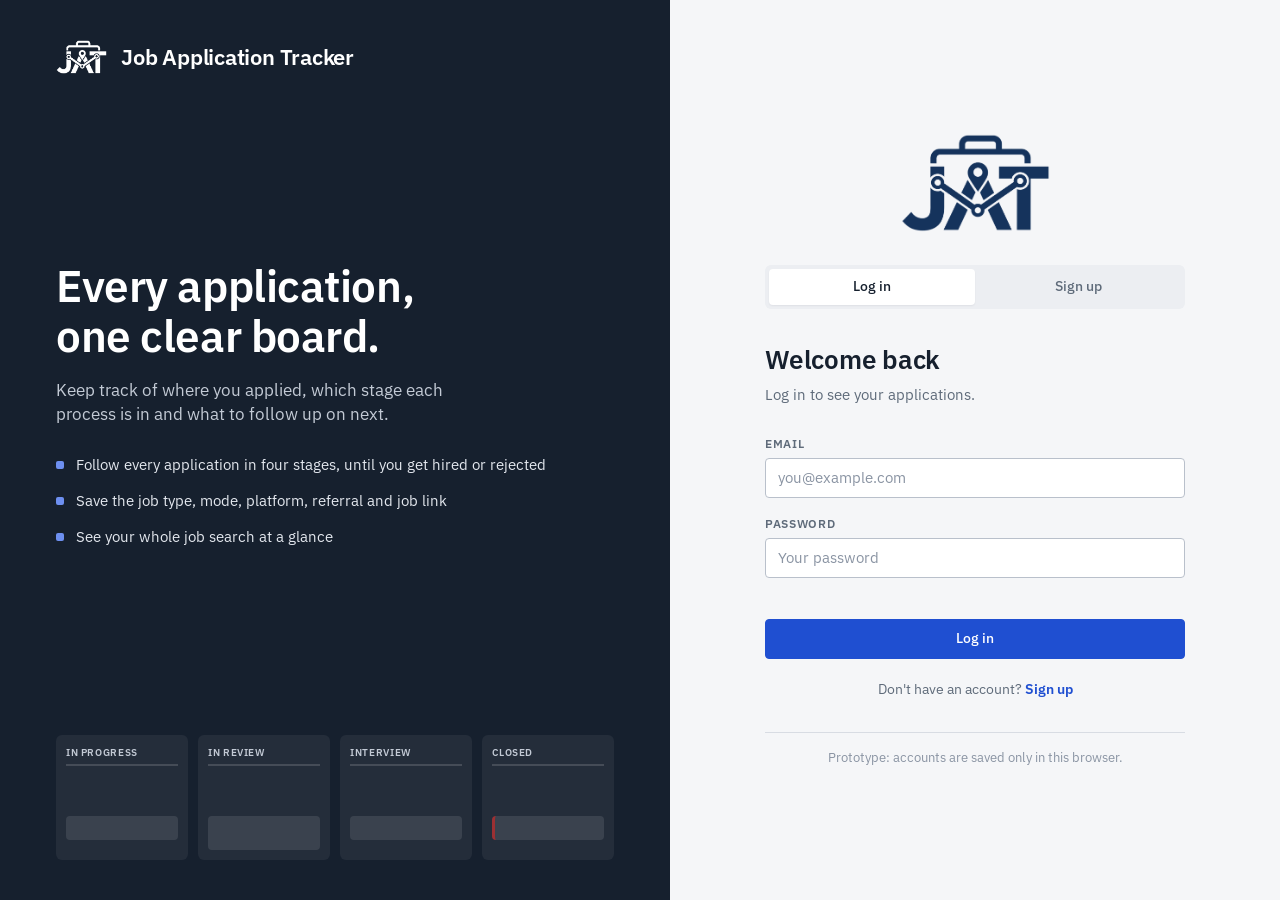
<file: index.html>
<!DOCTYPE html>
<html lang="en">
<head>
  <meta charset="UTF-8">
  <meta name="viewport" content="width=device-width, initial-scale=1.0">
  <title>Job Application Tracker</title>
  <link rel="preconnect" href="https://fonts.googleapis.com">
  <link rel="preconnect" href="https://fonts.gstatic.com" crossorigin>
  <link href="https://fonts.googleapis.com/css2?family=IBM+Plex+Sans:wght@400;500;600;700&display=swap" rel="stylesheet">
  <link rel="icon" type="image/png" href="assets/logo.png">
  <link rel="stylesheet" href="styles.css">
</head>
<body class="auth-page">
  <!-- Left: welcome panel -->
  <section class="auth-hero">
    <div class="brand">
      <img class="brand-logo" src="assets/logo-white.png" alt="JAT logo" width="51" height="34">
      <span class="brand-name">Job Application Tracker</span>
    </div>

    <div class="hero-copy">
      <h1>Every application,<br>one clear board.</h1>
      <p>Keep track of where you applied, which stage each process is in and what to follow up on next.</p>

      <ul class="hero-points">
        <li><span class="point-mark"></span>Follow every application in four stages, until you get hired or rejected</li>
        <li><span class="point-mark"></span>Save the job type, mode, platform, referral and job link</li>
        <li><span class="point-mark"></span>See your whole job search at a glance</li>
      </ul>
    </div>

    <!-- Small preview of the board -->
    <!-- An application card moves from one stage to the next until it is closed as hired -->
    <div class="hero-preview" aria-hidden="true">
      <div class="preview-col" style="--c: var(--progress); --i: 0"><span class="preview-head">In Progress</span><span class="preview-card traveler"></span><span class="preview-card short"></span></div>
      <div class="preview-col" style="--c: var(--review); --i: 1"><span class="preview-head">In Review</span><span class="preview-card traveler"></span><span class="preview-card"></span></div>
      <div class="preview-col" style="--c: var(--interview); --i: 2"><span class="preview-head">Interview</span><span class="preview-card traveler"></span><span class="preview-card short"></span></div>
      <div class="preview-col" style="--c: var(--closed); --i: 3"><span class="preview-head">Closed</span><span class="preview-card traveler hired-card"><span class="check">✓ Hired</span></span><span class="preview-card short rejected-ghost"></span></div>
    </div>
  </section>

  <!-- Right: log in / sign up -->
  <main class="auth-main">
    <div class="auth-card">
      <img class="auth-logo" src="assets/logo.png" alt="Job Application Tracker" width="150" height="100">
      <div class="auth-tabs" role="tablist">
        <button type="button" class="auth-tab active" data-tab="login" role="tab" aria-selected="true">Log in</button>
        <button type="button" class="auth-tab" data-tab="signup" role="tab" aria-selected="false">Sign up</button>
      </div>

      <form id="login-form" class="auth-form" novalidate>
        <h2>Welcome back</h2>
        <p class="auth-subtitle">Log in to see your applications.</p>

        <label>Email
          <input name="email" type="email" autocomplete="email" required placeholder="you@example.com">
        </label>
        <label>Password
          <input name="password" type="password" autocomplete="current-password" required placeholder="Your password">
        </label>

        <p class="form-error" role="alert"></p>
        <button type="submit" class="btn btn-primary btn-block">Log in</button>
        <p class="auth-switch">Don't have an account? <button type="button" class="link-btn" data-go="signup">Sign up</button></p>
      </form>

      <form id="signup-form" class="auth-form" hidden novalidate>
        <h2>Create your account</h2>
        <p class="auth-subtitle">Start tracking your job search in minutes.</p>

        <label>Full name
          <input name="name" autocomplete="name" required placeholder="e.g. Alex Smith">
        </label>
        <label>Email
          <input name="email" type="email" autocomplete="email" required placeholder="you@example.com">
        </label>
        <div class="row">
          <label>Password
            <input name="password" type="password" autocomplete="new-password" required minlength="6" placeholder="At least 6 characters">
          </label>
          <label>Confirm password
            <input name="confirm" type="password" autocomplete="new-password" required placeholder="Repeat password">
          </label>
        </div>

        <p class="form-error" role="alert"></p>
        <button type="submit" class="btn btn-primary btn-block">Create account</button>
        <p class="auth-switch">Already have an account? <button type="button" class="link-btn" data-go="login">Log in</button></p>
      </form>

      <p class="auth-note">Prototype: accounts are saved only in this browser.</p>
    </div>
  </main>

  <script src="auth.js"></script>
  <script src="login.js"></script>
</body>
</html>
</file>
<file: styles.css>
:root {
  --bg: #f5f6f8;
  --surface: #ffffff;
  --column: #eceef2;
  --text: #16202e;
  --muted: #5f6b7a;
  --subtle: #8a94a3;
  --border: #d8dce3;
  --border-strong: #b9c0cb;
  --primary: #1f4fd1;
  --primary-hover: #183fa8;
  --primary-soft: #e8eefc;
  --progress: #d97706;
  --review: #7c3aed;
  --interview: #0e7490;
  --closed: #475569;
  --hired: #15803d;
  --rejected: #c62828;
  --danger: #c62828;
  --radius: 6px;
  --radius-sm: 4px;
  --field-height: 40px;
  --shadow-sm: 0 1px 2px rgb(16 24 40 / 0.06);
  --shadow-md: 0 6px 16px rgb(16 24 40 / 0.10);
  --font: "IBM Plex Sans", "Segoe UI", Roboto, Helvetica, Arial, sans-serif;
}

* { box-sizing: border-box; }
[hidden] { display: none !important; }

body {
  margin: 0;
  font-family: var(--font);
  font-size: 15px;
  line-height: 1.45;
  background: var(--bg);
  color: var(--text);
  -webkit-font-smoothing: antialiased;
}

h1, h2, h3 { letter-spacing: -0.01em; }

/* ---------- Top bar ---------- */
.topbar {
  display: flex;
  align-items: center;
  justify-content: space-between;
  gap: 16px;
  padding: 14px 24px;
  background: var(--surface);
  border-bottom: 1px solid var(--border);
}
.brand { display: flex; align-items: center; gap: 12px; }
.brand h1 { font-size: 1.2rem; font-weight: 600; margin: 0; }
.logo {
  display: grid; place-items: center;
  width: 34px; height: 34px;
  border-radius: var(--radius-sm);
  background: var(--text); color: #fff;
  font-weight: 700; font-size: 0.85rem; letter-spacing: 0.04em;
}

.topbar-actions { display: flex; align-items: center; gap: 20px; }
.user-menu {
  display: flex; align-items: center; gap: 10px;
  padding-left: 20px; border-left: 1px solid var(--border);
}
.avatar {
  display: grid; place-items: center;
  width: 32px; height: 32px; border-radius: 50%;
  background: var(--primary-soft); color: var(--primary);
  font-size: 0.78rem; font-weight: 600;
}
.user-name { font-size: 0.9rem; font-weight: 500; }

/* ---------- Buttons ---------- */
.btn {
  display: inline-flex; align-items: center; justify-content: center;
  height: var(--field-height);
  padding: 0 18px;
  border: 1px solid var(--border-strong);
  border-radius: var(--radius-sm);
  background: var(--surface);
  color: var(--text);
  font: inherit; font-size: 0.9rem; font-weight: 500;
  cursor: pointer;
  transition: background 0.15s, border-color 0.15s;
}
.btn:hover { background: var(--bg); }
.btn-primary { background: var(--primary); border-color: var(--primary); color: #fff; }
.btn-primary:hover { background: var(--primary-hover); border-color: var(--primary-hover); }
.btn-ghost { border-color: transparent; color: var(--muted); padding: 0 10px; }
.btn-ghost:hover { color: var(--text); }
.btn-block { width: 100%; }
.btn-danger { color: var(--danger); border-color: #efc4c4; }
.btn-danger:hover { background: #fdf2f2; }

/* ---------- Board ---------- */
.board {
  display: grid;
  grid-template-columns: repeat(4, minmax(250px, 1fr));
  gap: 20px;
  padding: 24px;
  overflow-x: auto;
}
.column {
  background: var(--column);
  border-radius: var(--radius);
  padding: 14px;
  min-height: 70vh;
  display: flex; flex-direction: column;
}

.column-header {
  position: relative;
  display: flex; align-items: center; gap: 10px;
  padding: 2px 2px 14px;
  margin-bottom: 14px;
  border-bottom: 2px solid var(--border);
}

/* Progression on load: each column fades in after the previous one,
   and its colored line grows from left to right */
.column { animation: column-in 0.5s ease-out both; animation-delay: calc(var(--i, 0) * 0.15s); }
.column-header::after {
  content: ""; position: absolute; left: 0; right: 0; bottom: -2px; height: 2px;
  background: var(--stage, var(--border));
  transform-origin: left;
  animation: line-grow 0.6s ease-out both;
  animation-delay: calc(var(--i, 0) * 0.15s + 0.25s);
}
.column[data-status="in-progress"] { --stage: var(--progress); }
.column[data-status="in-review"]   { --stage: var(--review); }
.column[data-status="interview"]   { --stage: var(--interview); }
.column[data-status="closed"]      { --stage: var(--closed); }
.card.enter { animation: card-in 0.35s ease-out both; animation-delay: calc(var(--i, 0) * 0.15s + 0.3s); }
.card.just-moved { animation: card-moved 0.9s ease-out; }

@keyframes column-in { from { opacity: 0; transform: translateY(12px); } to { opacity: 1; transform: none; } }
@keyframes line-grow { from { transform: scaleX(0); } to { transform: scaleX(1); } }
@keyframes card-in   { from { opacity: 0; transform: translateY(8px); } to { opacity: 1; transform: none; } }
@keyframes card-moved {
  0%   { box-shadow: 0 0 0 0 var(--accent); transform: scale(0.97); }
  40%  { box-shadow: 0 0 0 6px color-mix(in srgb, var(--accent) 25%, transparent); transform: scale(1.02); }
  100% { box-shadow: var(--shadow-sm); transform: none; }
}
.column-header h2 {
  flex: 1; margin: 0;
  font-size: 0.8rem; font-weight: 600;
  text-transform: uppercase; letter-spacing: 0.08em;
}
.count {
  min-width: 26px; text-align: center;
  background: var(--surface);
  border-radius: var(--radius-sm);
  padding: 1px 8px;
  font-size: 0.8rem; color: var(--muted); font-weight: 600;
}
.dot { width: 8px; height: 8px; border-radius: 2px; }
.dot-progress  { background: var(--progress); }
.dot-review    { background: var(--review); }
.dot-interview { background: var(--interview); }
.dot-closed    { background: var(--closed); }

.card-list { display: flex; flex-direction: column; gap: 12px; flex: 1; }
.empty { color: var(--subtle); font-size: 0.85rem; text-align: center; padding: 20px 0; margin: 0; }

/* ---------- Cards ---------- */
.card {
  position: relative;
  display: flex; flex-direction: column;
  background: var(--surface);
  border: 1px solid var(--border);
  border-left: 4px solid var(--accent, var(--border));
  border-radius: var(--radius);
  padding: 14px 16px;
  cursor: pointer;
  box-shadow: var(--shadow-sm);
  transition: box-shadow 0.15s, transform 0.15s;
}
.card.status-in-progress { --accent: var(--progress); }
.card.status-in-review   { --accent: var(--review); }
.card.status-interview   { --accent: var(--interview); }
.card.status-hired       { --accent: var(--hired); }
.card.status-rejected    { --accent: var(--rejected); }

/* Outcome badge for closed applications */
.outcome {
  align-self: flex-start;
  display: inline-flex; align-items: center;
  height: 22px; padding: 0 8px; margin-bottom: 8px;
  border-radius: var(--radius-sm);
  font-size: 0.72rem; font-weight: 600; letter-spacing: 0.04em; text-transform: uppercase;
}
.outcome-hired    { background: #e8f5ec; color: var(--hired); }
.outcome-rejected { background: #fdecec; color: var(--rejected); }
.card:hover { box-shadow: var(--shadow-md); transform: translateY(-1px); }
.card:focus-visible { outline: 2px solid var(--primary); outline-offset: 2px; }

.card h3 { font-size: 1.1rem; font-weight: 600; line-height: 1.3; margin: 0; }
.card .company { color: var(--muted); font-size: 0.9rem; margin: 2px 0 0; }
.card .tags { display: flex; flex-wrap: wrap; gap: 6px; margin-top: 12px; }
.tag {
  display: inline-flex; align-items: center; gap: 5px;
  height: 24px; padding: 0 8px;
  background: var(--bg); border: 1px solid var(--border);
  border-radius: var(--radius-sm);
  font-size: 0.75rem; font-weight: 500; color: var(--muted);
  white-space: nowrap;
}
.tag-referral { background: #ecfdf5; border-color: #b7e4cf; color: #047857; }
.card .meta {
  margin-top: 12px; padding-top: 10px;
  border-top: 1px solid #edf0f3;
  font-size: 0.78rem; color: var(--subtle);
}

/* ---------- "Applied via" icons ---------- */
.source-icon { display: inline-flex; width: 16px; height: 16px; flex-shrink: 0; color: var(--muted); text-transform: none; letter-spacing: normal; }
.source-icon svg { width: 100%; height: 100%; }
.tag .source-icon { width: 14px; height: 14px; }

/* ---------- Modals ---------- */
dialog {
  border: 1px solid var(--border);
  border-radius: var(--radius);
  padding: 28px;
  width: min(480px, calc(100vw - 32px));
  color: var(--text);
  box-shadow: 0 20px 48px rgb(16 24 40 / 0.22);
}
dialog::backdrop { background: rgb(16 24 40 / 0.45); }
dialog h3 { margin: 0 0 20px; font-size: 1.3rem; font-weight: 600; }

/* Form fields */
form label {
  display: flex; flex-direction: column; gap: 6px;
  margin-bottom: 16px;
  font-size: 0.78rem; font-weight: 600;
  color: var(--muted);
  text-transform: uppercase; letter-spacing: 0.05em;
}
form input, form select, form textarea {
  width: 100%;
  height: var(--field-height);
  padding: 0 12px;
  border: 1px solid var(--border-strong);
  border-radius: var(--radius-sm);
  background: var(--surface);
  color: var(--text);
  font: inherit; font-size: 0.92rem; font-weight: 400;
  text-transform: none; letter-spacing: normal;
  transition: border-color 0.15s, box-shadow 0.15s;
}
form input:focus, form select:focus, form textarea:focus {
  outline: none;
  border-color: var(--primary);
  box-shadow: 0 0 0 3px var(--primary-soft);
}
form input::placeholder { color: var(--subtle); }
.optional { text-transform: none; letter-spacing: normal; font-weight: 400; color: var(--subtle); }

/* Custom dropdown arrow (the native one gets cut off) */
form select {
  appearance: none;
  -webkit-appearance: none;
  padding-right: 38px;
  background-image: url("data:image/svg+xml,%3Csvg xmlns='http://www.w3.org/2000/svg' viewBox='0 0 24 24' fill='none' stroke='%235f6b7a' stroke-width='2' stroke-linecap='round' stroke-linejoin='round'%3E%3Cpath d='m6 9 6 6 6-6'/%3E%3C/svg%3E");
  background-repeat: no-repeat;
  background-position: right 12px center;
  background-size: 16px;
  cursor: pointer;
}

/* Dropdown with the "Applied via" icon inside */
.select-icon { position: relative; display: flex; align-items: center; }
.select-icon .source-icon { position: absolute; left: 12px; pointer-events: none; }
.select-icon .source-icon:not(:empty) ~ select { padding-left: 38px; }

form .row { display: grid; grid-template-columns: 1fr 1fr; gap: 16px; }
form .actions {
  display: flex; justify-content: flex-end; align-items: center; gap: 10px;
  margin-top: 8px; padding-top: 20px;
  border-top: 1px solid var(--border);
}
form .actions .spacer { flex: 1; }

/* Details modal */
#details-dialog h3 { font-size: 1.6rem; line-height: 1.2; margin-bottom: 4px; }
.details-company { color: var(--muted); font-size: 1rem; margin: 0 0 20px; }
.details-list {
  display: grid; grid-template-columns: 180px 1fr;
  margin: 0 0 20px;
  border: 1px solid var(--border);
  border-radius: var(--radius);
  font-size: 0.92rem;
}
.details-list dt, .details-list dd {
  display: flex; align-items: center;
  min-height: 42px; padding: 0 14px;
  border-bottom: 1px solid var(--border);
}
.details-list dt:last-of-type, .details-list dd:last-of-type { border-bottom: none; }
.details-list dt {
  background: var(--bg);
  color: var(--muted); font-size: 0.78rem; font-weight: 600;
  text-transform: uppercase; letter-spacing: 0.05em;
  white-space: nowrap;
}
.details-list dd { margin: 0; gap: 8px; min-width: 0; }
.job-link { color: var(--primary); font-weight: 500; text-decoration: none; }
.job-link:hover { text-decoration: underline; }
.muted { color: var(--subtle); }

/* ---------- Start screen (log in / sign up) ---------- */
.auth-page {
  display: grid;
  grid-template-columns: minmax(0, 1.1fr) minmax(0, 1fr);
  min-height: 100vh;
}
.auth-hero {
  display: flex; flex-direction: column; justify-content: space-between; gap: 40px;
  padding: 40px 56px;
  background: var(--text); color: #fff;
}
.auth-hero .brand { gap: 14px; }
.brand-logo { display: block; height: 34px; width: auto; }
.auth-logo { display: block; height: 100px; width: auto; margin: 0 auto 32px; }
.brand-name { font-weight: 600; font-size: 1.4rem; letter-spacing: -0.01em; line-height: 1; }
.hero-copy h1 { font-size: clamp(2rem, 3.4vw, 2.8rem); line-height: 1.15; font-weight: 600; margin: 0 0 16px; }
.hero-copy p { color: #c3cad5; font-size: 1.05rem; max-width: 440px; margin: 0 0 28px; }
.hero-points { list-style: none; padding: 0; margin: 0; display: grid; gap: 14px; }
.hero-points li { display: flex; align-items: center; gap: 12px; color: #e3e7ee; }
.point-mark { width: 8px; height: 8px; border-radius: 2px; background: #6d8ff0; flex-shrink: 0; }

.hero-preview { display: grid; grid-template-columns: repeat(4, 1fr); gap: 10px; }
.preview-col {
  display: flex; flex-direction: column; gap: 8px;
  padding: 10px; border-radius: var(--radius);
  background: rgb(255 255 255 / 0.06);
}
.preview-head {
  position: relative;
  font-size: 0.65rem; font-weight: 600; text-transform: uppercase; letter-spacing: 0.06em;
  color: #c3cad5; padding-bottom: 6px;
  white-space: nowrap; overflow: hidden; text-overflow: ellipsis;
}
/* Faint line under each stage, filled with color as the card arrives */
.preview-head::before, .preview-head::after {
  content: ""; position: absolute; left: 0; bottom: 0; height: 2px; width: 100%;
}
.preview-head::before { background: rgb(255 255 255 / 0.15); }
.preview-head::after {
  background: var(--c);
  transform-origin: left; transform: scaleX(0);
  animation: stage-fill 8s infinite;
  animation-delay: calc(var(--i) * 1.6s);
}
.preview-card { height: 34px; border-radius: var(--radius-sm); background: rgb(255 255 255 / 0.10); }
.preview-card.short { height: 24px; }

/* The highlighted card that moves from stage to stage */
.preview-card.traveler {
  display: grid; place-items: center;
  background: #fff;
  border-left: 3px solid var(--c);
  opacity: 0;
  animation: travel 8s infinite;
  animation-delay: calc(var(--i) * 1.6s);
}
.preview-card.hired-card { animation-name: travel-last; border-left-color: var(--hired); }
.preview-card.rejected-ghost { border-left: 3px solid rgb(198 40 40 / 0.7); }
.check {
  color: var(--hired); font-weight: 700; font-size: 0.7rem; letter-spacing: 0.04em; text-transform: uppercase;
  opacity: 0; animation: check-pop 8s infinite; animation-delay: 4.8s;
}

@keyframes travel {            /* visible for ~1.6s, then slides to the next stage */
  0%   { opacity: 0; transform: translateX(-14px); }
  4%   { opacity: 1; transform: translateX(0); }
  17%  { opacity: 1; transform: translateX(0); }
  21%  { opacity: 0; transform: translateX(14px); }
  100% { opacity: 0; transform: translateX(14px); }
}
@keyframes travel-last {       /* arrives at Hired and stays until the loop restarts */
  0%   { opacity: 0; transform: translateX(-14px); }
  4%   { opacity: 1; transform: translateX(0); }
  36%  { opacity: 1; transform: translateX(0); }
  40%  { opacity: 0; }
  100% { opacity: 0; }
}
@keyframes check-pop {
  0%, 3% { opacity: 0; transform: scale(0.4); }
  8%     { opacity: 1; transform: scale(1.2); }
  12%, 36% { opacity: 1; transform: scale(1); }
  40%, 100% { opacity: 0; }
}
@keyframes stage-fill {
  0%   { transform: scaleX(0); }
  6%   { transform: scaleX(1); }
  92%  { transform: scaleX(1); opacity: 1; }
  100% { transform: scaleX(1); opacity: 0; }
}

.auth-main { display: grid; place-items: center; padding: 40px 24px; }
.auth-card { width: min(420px, 100%); }
.auth-tabs {
  display: grid; grid-template-columns: 1fr 1fr;
  padding: 4px; margin-bottom: 32px;
  background: var(--column); border-radius: var(--radius);
}
.auth-tab {
  height: 36px; border: none; border-radius: var(--radius-sm);
  background: transparent; color: var(--muted);
  font: inherit; font-size: 0.9rem; font-weight: 500; cursor: pointer;
}
.auth-tab.active { background: var(--surface); color: var(--text); box-shadow: var(--shadow-sm); }
.auth-form h2 { font-size: 1.6rem; font-weight: 600; margin: 0 0 6px; }
.auth-subtitle { color: var(--muted); margin: 0 0 28px; }
.form-error { min-height: 1.2em; margin: -4px 0 12px; color: var(--danger); font-size: 0.88rem; }
.auth-switch { text-align: center; color: var(--muted); font-size: 0.9rem; margin: 20px 0 0; }
.link-btn {
  border: none; background: none; padding: 0;
  color: var(--primary); font: inherit; font-weight: 600; cursor: pointer;
}
.link-btn:hover { text-decoration: underline; }
.auth-note {
  margin: 32px 0 0; padding-top: 16px; border-top: 1px solid var(--border);
  text-align: center; font-size: 0.8rem; color: var(--subtle);
}

/* Respect users who prefer less motion */
@media (prefers-reduced-motion: reduce) {
  *, *::before, *::after { animation: none !important; transition: none !important; }
  .preview-card.traveler { opacity: 0; }
  .preview-col:last-child .traveler, .preview-col:last-child .check { opacity: 1; }
  .preview-head::after { transform: scaleX(1); }
}

/* ---------- Phone ---------- */
@media (max-width: 700px) {
  .topbar { padding: 12px 16px; }
  .brand h1 { font-size: 1rem; }
  .btn { padding: 0 14px; }
  .board { grid-template-columns: 1fr; padding: 16px; }
  .column { min-height: auto; }
  dialog { padding: 20px; }
  form .row { grid-template-columns: 1fr; gap: 0; }
  .details-list { grid-template-columns: 1fr; }
  .details-list dt { min-height: 30px; border-bottom: none; }
  .user-name, .user-menu .avatar { display: none; }
  .user-menu { padding-left: 0; border-left: none; }
  .topbar-actions { gap: 8px; }
  .auth-page { grid-template-columns: 1fr; }
  .auth-hero { padding: 28px 16px; gap: 24px; }
  .hero-points, .hero-preview { display: none; }
  .auth-main { padding: 32px 16px; place-items: start center; }
  .auth-logo { height: 72px; margin-bottom: 24px; }
}
</file>
